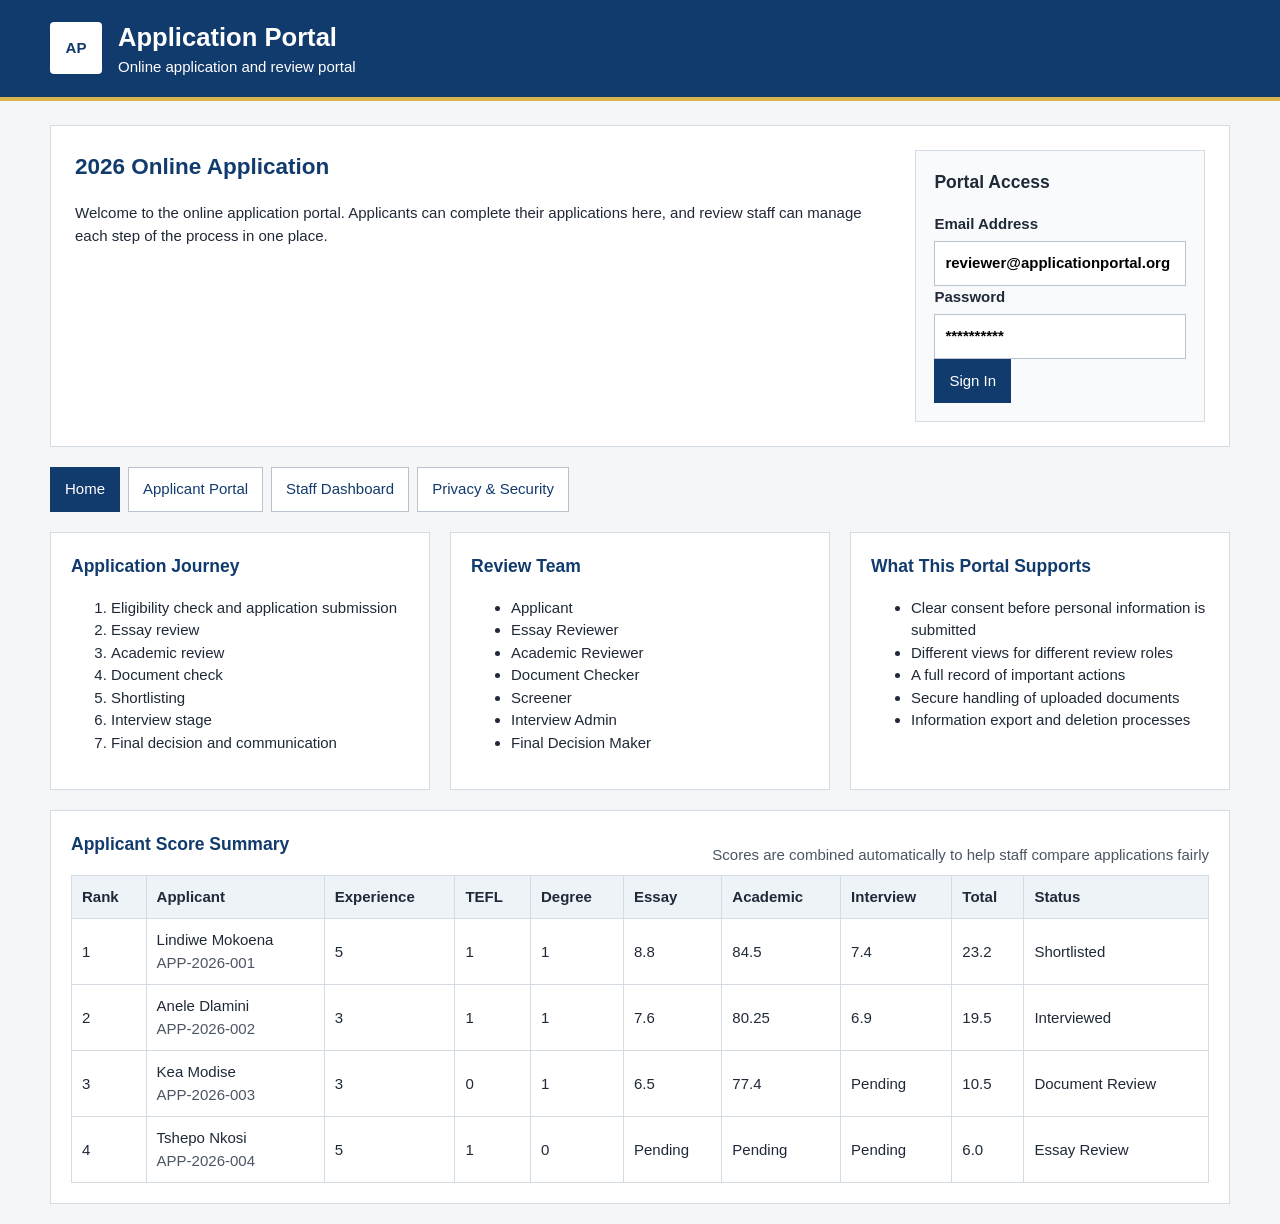
<file: index.html>
<!DOCTYPE html>
<html lang="en">
<head>
  <meta charset="UTF-8">
  <meta name="viewport" content="width=device-width, initial-scale=1.0">
  <title>Application Portal</title>
  <link rel="stylesheet" href="styles.css">
</head>
<body>
  <header class="site-header">
    <div class="container">
      <div class="brand-block">
        <div class="brand-mark">AP</div>
        <div>
          <h1>Application Portal</h1>
          <p>Online application and review portal</p>
        </div>
      </div>
    </div>
  </header>

  <main class="container">
    <section class="hero-panel">
      <div class="hero-copy">
        <h2>2026 Online Application</h2>
        <p>
          Welcome to the online application portal. Applicants can complete their applications here,
          and review staff can manage each step of the process in one place.
        </p>
      </div>
      <div class="hero-login">
        <h3>Portal Access</h3>
        <label>Email Address
          <input type="text" value="reviewer@applicationportal.org" readonly>
        </label>
        <label>Password
          <input type="text" value="**********" readonly>
        </label>
        <button type="button">Sign In</button>
      </div>
    </section>

    <nav class="portal-tabs">
      <button class="tab-button active" data-tab="overview">Home</button>
      <button class="tab-button" data-tab="applicant">Applicant Portal</button>
      <button class="tab-button" data-tab="staff">Staff Dashboard</button>
      <button class="tab-button" data-tab="compliance">Privacy & Security</button>
    </nav>

    <section class="tab-panel active" id="overview">
      <div class="info-grid">
        <article class="panel">
          <h3>Application Journey</h3>
          <ol>
            <li>Eligibility check and application submission</li>
            <li>Essay review</li>
            <li>Academic review</li>
            <li>Document check</li>
            <li>Shortlisting</li>
            <li>Interview stage</li>
            <li>Final decision and communication</li>
          </ol>
        </article>
        <article class="panel">
          <h3>Review Team</h3>
          <ul>
            <li>Applicant</li>
            <li>Essay Reviewer</li>
            <li>Academic Reviewer</li>
            <li>Document Checker</li>
            <li>Screener</li>
            <li>Interview Admin</li>
            <li>Final Decision Maker</li>
          </ul>
        </article>
        <article class="panel">
          <h3>What This Portal Supports</h3>
          <ul>
            <li>Clear consent before personal information is submitted</li>
            <li>Different views for different review roles</li>
            <li>A full record of important actions</li>
            <li>Secure handling of uploaded documents</li>
            <li>Information export and deletion processes</li>
          </ul>
        </article>
      </div>

      <article class="panel">
        <div class="panel-header">
          <h3>Applicant Score Summary</h3>
          <p>Scores are combined automatically to help staff compare applications fairly</p>
        </div>
        <div class="table-wrap">
          <table id="scorecard-table">
            <thead>
              <tr>
                <th>Rank</th>
                <th>Applicant</th>
                <th>Experience</th>
                <th>TEFL</th>
                <th>Degree</th>
                <th>Essay</th>
                <th>Academic</th>
                <th>Interview</th>
                <th>Total</th>
                <th>Status</th>
              </tr>
            </thead>
            <tbody></tbody>
          </table>
        </div>
      </article>
    </section>

    <section class="tab-panel" id="applicant">
      <div class="split-layout">
        <article class="panel">
          <h3>Before You Apply</h3>
          <form id="eligibility-form" class="form-stack">
            <label>Are you legally eligible to take part in the programme?
              <select name="legalEligibility">
                <option value="yes">Yes</option>
                <option value="no">No</option>
              </select>
            </label>
            <label>Do you meet the minimum qualification requirement?
              <select name="qualificationEligibility">
                <option value="yes">Yes</option>
                <option value="no">No</option>
              </select>
            </label>
            <label>Are you able to provide all required documents?
              <select name="documentEligibility">
                <option value="yes">Yes</option>
                <option value="no">No</option>
              </select>
            </label>
            <button type="submit">Continue</button>
          </form>
          <div id="eligibility-result" class="status-box">
            If you answer No to any of these questions, you will not be able to continue with the application. A reference number is still kept for reporting purposes.
          </div>
        </article>

        <article class="panel">
          <h3>Your Consent and Documents</h3>
          <div class="consent-list">
            <label><input type="checkbox" checked> I agree to the collection and use of my personal information for this application process.</label>
            <label><input type="checkbox" checked> I understand that my information will only be viewed by authorized staff involved in the review process.</label>
          </div>
          <table class="simple-table">
            <tbody>
              <tr><td>Transcript</td><td>Required</td></tr>
              <tr><td>TEFL Certificate</td><td>Required</td></tr>
              <tr><td>Passport / ID Card</td><td>Required</td></tr>
              <tr><td>Reference Letter 1</td><td>Required</td></tr>
              <tr><td>Reference Letter 2</td><td>Required</td></tr>
              <tr><td>CV / Resume</td><td>Required</td></tr>
            </tbody>
          </table>
        </article>
      </div>
    </section>

    <section class="tab-panel" id="staff">
      <article class="panel">
        <div class="panel-header">
          <div>
            <h3>Staff Dashboard</h3>
            <p id="role-description"></p>
          </div>
          <label class="inline-label">Current Role
            <select id="role-selector"></select>
          </label>
        </div>
      </article>

      <div class="dashboard-grid">
        <article class="panel">
          <h3>Applications</h3>
          <div id="applicant-queue" class="stack-list"></div>
        </article>
        <article class="panel">
          <h3>Application Details</h3>
          <div id="applicant-detail" class="stack-list"></div>
          <div id="role-actions" class="action-panel"></div>
        </article>
        <article class="panel">
          <h3>Recent Activity</h3>
          <div id="audit-log" class="stack-list"></div>
        </article>
      </div>
    </section>

    <section class="tab-panel" id="compliance">
      <div class="info-grid">
        <article class="panel">
          <h3>Security</h3>
          <ul>
            <li>Secure website access with encrypted connections</li>
            <li>Protected passwords and secure sign-in sessions</li>
            <li>Encrypted storage for uploaded documents</li>
            <li>Time-limited access to downloaded files</li>
          </ul>
        </article>
        <article class="panel">
          <h3>Your Information</h3>
          <ul>
            <li>Requests to download your information</li>
            <li>Removal of personal information after the cycle where appropriate</li>
            <li>Record of the consent you provided</li>
            <li>Notification procedures if a data incident occurs</li>
          </ul>
        </article>
        <article class="panel">
          <h3>Access Rules</h3>
          <ul>
            <li>Staff only see the information they need for their role</li>
            <li>Extra database restrictions are applied where needed</li>
            <li>Important actions are recorded and kept safe from editing</li>
            <li>Each application must move through the correct review order</li>
          </ul>
        </article>
      </div>
    </section>
  </main>

  <script src="app.js"></script>
</body>
</html>
</file>
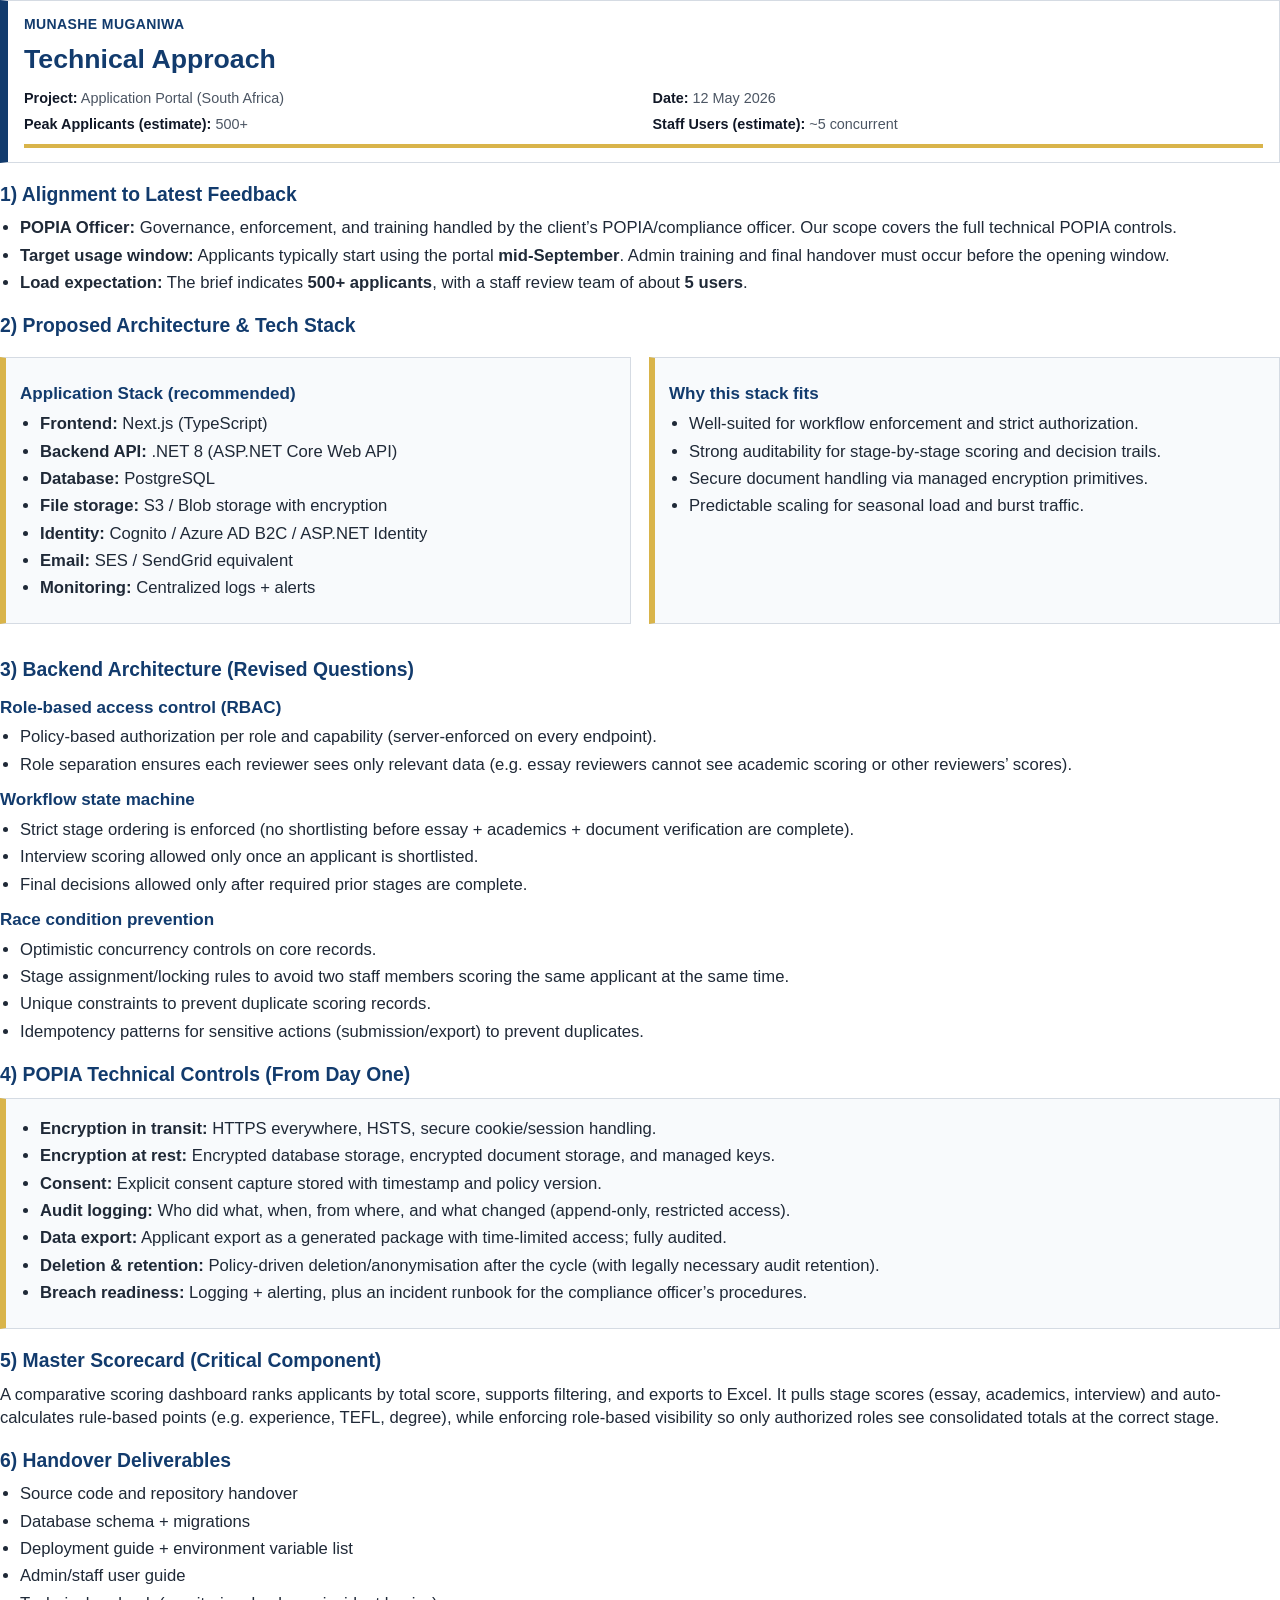
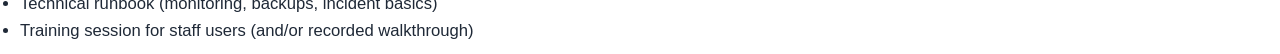
<file: final_docs/_source/01 - Technical Approach - Application Portal.html>
<!DOCTYPE html>
<html lang="en">
  <head>
    <meta charset="UTF-8" />
    <meta name="viewport" content="width=device-width, initial-scale=1.0" />
    <title>01 - Technical Approach - Application Portal</title>
    <link rel="stylesheet" href="template.css" />
  </head>
  <body>
    <section class="header">
      <div class="kicker">Munashe Muganiwa</div>
      <h1>Technical Approach</h1>
      <div class="meta">
        <div><strong>Project:</strong> Application Portal (South Africa)</div>
        <div><strong>Date:</strong> 12 May 2026</div>
        <div><strong>Peak Applicants (estimate):</strong> 500+</div>
        <div><strong>Staff Users (estimate):</strong> ~5 concurrent</div>
      </div>
      <div class="accent"></div>
    </section>

    <h2>1) Alignment to Latest Feedback</h2>
    <ul>
      <li><strong>POPIA Officer:</strong> Governance, enforcement, and training handled by the client’s POPIA/compliance officer. Our scope covers the full technical POPIA controls.</li>
      <li><strong>Target usage window:</strong> Applicants typically start using the portal <strong>mid-September</strong>. Admin training and final handover must occur before the opening window.</li>
      <li><strong>Load expectation:</strong> The brief indicates <strong>500+ applicants</strong>, with a staff review team of about <strong>5 users</strong>.</li>
    </ul>

    <h2>2) Proposed Architecture & Tech Stack</h2>
    <div class="two-col avoid-break">
      <div class="callout">
        <h3>Application Stack (recommended)</h3>
        <ul>
          <li><strong>Frontend:</strong> Next.js (TypeScript)</li>
          <li><strong>Backend API:</strong> .NET 8 (ASP.NET Core Web API)</li>
          <li><strong>Database:</strong> PostgreSQL</li>
          <li><strong>File storage:</strong> S3 / Blob storage with encryption</li>
          <li><strong>Identity:</strong> Cognito / Azure AD B2C / ASP.NET Identity</li>
          <li><strong>Email:</strong> SES / SendGrid equivalent</li>
          <li><strong>Monitoring:</strong> Centralized logs + alerts</li>
        </ul>
      </div>
      <div class="callout">
        <h3>Why this stack fits</h3>
        <ul>
          <li>Well-suited for workflow enforcement and strict authorization.</li>
          <li>Strong auditability for stage-by-stage scoring and decision trails.</li>
          <li>Secure document handling via managed encryption primitives.</li>
          <li>Predictable scaling for seasonal load and burst traffic.</li>
        </ul>
      </div>
    </div>

    <h2>3) Backend Architecture (Revised Questions)</h2>
    <h3>Role-based access control (RBAC)</h3>
    <ul>
      <li>Policy-based authorization per role and capability (server-enforced on every endpoint).</li>
      <li>Role separation ensures each reviewer sees only relevant data (e.g. essay reviewers cannot see academic scoring or other reviewers’ scores).</li>
    </ul>

    <h3>Workflow state machine</h3>
    <ul>
      <li>Strict stage ordering is enforced (no shortlisting before essay + academics + document verification are complete).</li>
      <li>Interview scoring allowed only once an applicant is shortlisted.</li>
      <li>Final decisions allowed only after required prior stages are complete.</li>
    </ul>

    <h3>Race condition prevention</h3>
    <ul>
      <li>Optimistic concurrency controls on core records.</li>
      <li>Stage assignment/locking rules to avoid two staff members scoring the same applicant at the same time.</li>
      <li>Unique constraints to prevent duplicate scoring records.</li>
      <li>Idempotency patterns for sensitive actions (submission/export) to prevent duplicates.</li>
    </ul>

    <h2>4) POPIA Technical Controls (From Day One)</h2>
    <div class="callout">
      <ul>
        <li><strong>Encryption in transit:</strong> HTTPS everywhere, HSTS, secure cookie/session handling.</li>
        <li><strong>Encryption at rest:</strong> Encrypted database storage, encrypted document storage, and managed keys.</li>
        <li><strong>Consent:</strong> Explicit consent capture stored with timestamp and policy version.</li>
        <li><strong>Audit logging:</strong> Who did what, when, from where, and what changed (append-only, restricted access).</li>
        <li><strong>Data export:</strong> Applicant export as a generated package with time-limited access; fully audited.</li>
        <li><strong>Deletion & retention:</strong> Policy-driven deletion/anonymisation after the cycle (with legally necessary audit retention).</li>
        <li><strong>Breach readiness:</strong> Logging + alerting, plus an incident runbook for the compliance officer’s procedures.</li>
      </ul>
    </div>

    <h2>5) Master Scorecard (Critical Component)</h2>
    <p>
      A comparative scoring dashboard ranks applicants by total score, supports filtering, and exports to Excel.
      It pulls stage scores (essay, academics, interview) and auto-calculates rule-based points (e.g. experience, TEFL, degree),
      while enforcing role-based visibility so only authorized roles see consolidated totals at the correct stage.
    </p>

    <h2>6) Handover Deliverables</h2>
    <ul>
      <li>Source code and repository handover</li>
      <li>Database schema + migrations</li>
      <li>Deployment guide + environment variable list</li>
      <li>Admin/staff user guide</li>
      <li>Technical runbook (monitoring, backups, incident basics)</li>
      <li>Training session for staff users (and/or recorded walkthrough)</li>
    </ul>
  </body>
</html>
</file>
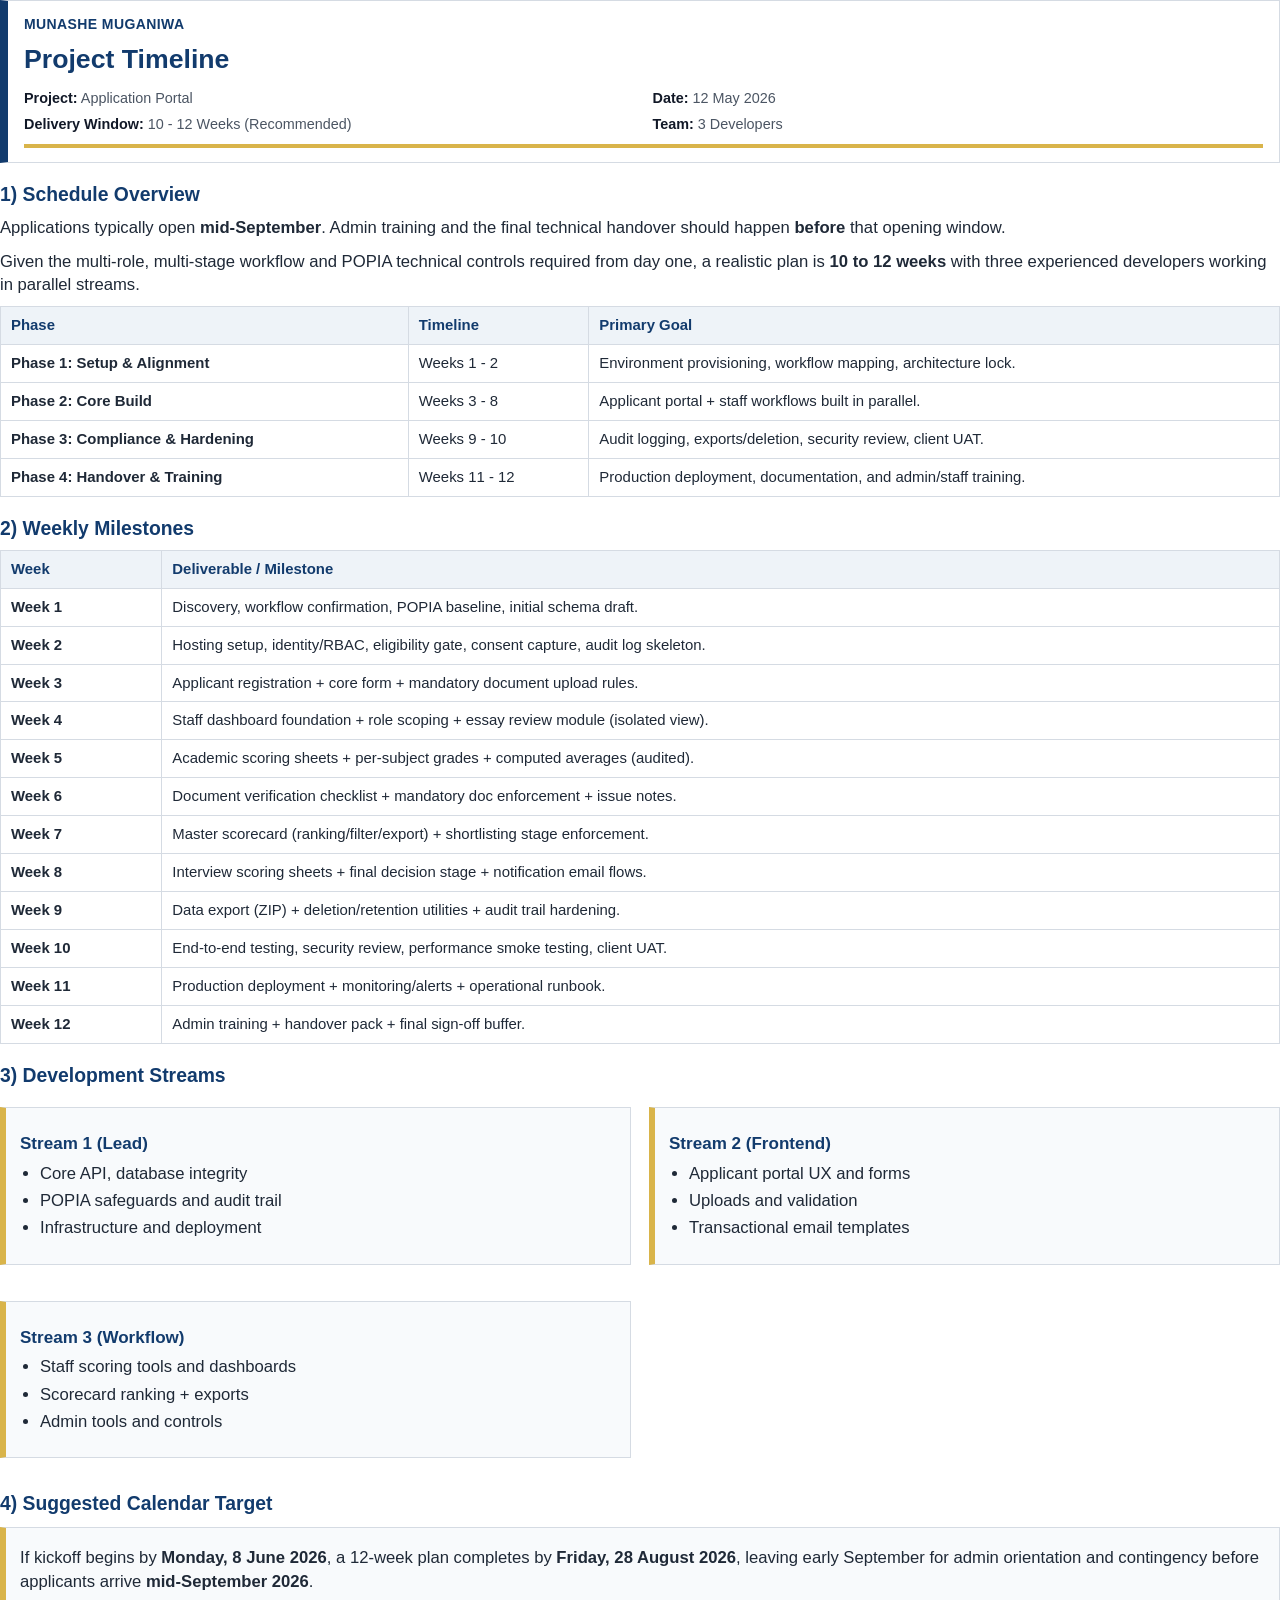
<file: final_docs/_source/02 - Project Timeline - Application Portal.html>
<!DOCTYPE html>
<html lang="en">
  <head>
    <meta charset="UTF-8" />
    <meta name="viewport" content="width=device-width, initial-scale=1.0" />
    <title>02 - Project Timeline - Application Portal</title>
    <link rel="stylesheet" href="template.css" />
  </head>
  <body>
    <section class="header">
      <div class="kicker">Munashe Muganiwa</div>
      <h1>Project Timeline</h1>
      <div class="meta">
        <div><strong>Project:</strong> Application Portal</div>
        <div><strong>Date:</strong> 12 May 2026</div>
        <div><strong>Delivery Window:</strong> 10 - 12 Weeks (Recommended)</div>
        <div><strong>Team:</strong> 3 Developers</div>
      </div>
      <div class="accent"></div>
    </section>

    <h2>1) Schedule Overview</h2>
    <p>
      Applications typically open <strong>mid-September</strong>. Admin training and the final technical handover should happen
      <strong>before</strong> that opening window.
    </p>
    <p>
      Given the multi-role, multi-stage workflow and POPIA technical controls required from day one, a realistic plan is
      <strong>10 to 12 weeks</strong> with three experienced developers working in parallel streams.
    </p>

    <table class="avoid-break">
      <thead>
        <tr>
          <th>Phase</th>
          <th>Timeline</th>
          <th>Primary Goal</th>
        </tr>
      </thead>
      <tbody>
        <tr>
          <td><strong>Phase 1: Setup & Alignment</strong></td>
          <td>Weeks 1 - 2</td>
          <td>Environment provisioning, workflow mapping, architecture lock.</td>
        </tr>
        <tr>
          <td><strong>Phase 2: Core Build</strong></td>
          <td>Weeks 3 - 8</td>
          <td>Applicant portal + staff workflows built in parallel.</td>
        </tr>
        <tr>
          <td><strong>Phase 3: Compliance & Hardening</strong></td>
          <td>Weeks 9 - 10</td>
          <td>Audit logging, exports/deletion, security review, client UAT.</td>
        </tr>
        <tr>
          <td><strong>Phase 4: Handover & Training</strong></td>
          <td>Weeks 11 - 12</td>
          <td>Production deployment, documentation, and admin/staff training.</td>
        </tr>
      </tbody>
    </table>

    <h2>2) Weekly Milestones</h2>
    <table>
      <thead>
        <tr>
          <th>Week</th>
          <th>Deliverable / Milestone</th>
        </tr>
      </thead>
      <tbody>
        <tr><td><strong>Week 1</strong></td><td>Discovery, workflow confirmation, POPIA baseline, initial schema draft.</td></tr>
        <tr><td><strong>Week 2</strong></td><td>Hosting setup, identity/RBAC, eligibility gate, consent capture, audit log skeleton.</td></tr>
        <tr><td><strong>Week 3</strong></td><td>Applicant registration + core form + mandatory document upload rules.</td></tr>
        <tr><td><strong>Week 4</strong></td><td>Staff dashboard foundation + role scoping + essay review module (isolated view).</td></tr>
        <tr><td><strong>Week 5</strong></td><td>Academic scoring sheets + per-subject grades + computed averages (audited).</td></tr>
        <tr><td><strong>Week 6</strong></td><td>Document verification checklist + mandatory doc enforcement + issue notes.</td></tr>
        <tr><td><strong>Week 7</strong></td><td>Master scorecard (ranking/filter/export) + shortlisting stage enforcement.</td></tr>
        <tr><td><strong>Week 8</strong></td><td>Interview scoring sheets + final decision stage + notification email flows.</td></tr>
        <tr><td><strong>Week 9</strong></td><td>Data export (ZIP) + deletion/retention utilities + audit trail hardening.</td></tr>
        <tr><td><strong>Week 10</strong></td><td>End-to-end testing, security review, performance smoke testing, client UAT.</td></tr>
        <tr><td><strong>Week 11</strong></td><td>Production deployment + monitoring/alerts + operational runbook.</td></tr>
        <tr><td><strong>Week 12</strong></td><td>Admin training + handover pack + final sign-off buffer.</td></tr>
      </tbody>
    </table>

    <h2>3) Development Streams</h2>
    <div class="two-col avoid-break">
      <div class="callout">
        <h3>Stream 1 (Lead)</h3>
        <ul>
          <li>Core API, database integrity</li>
          <li>POPIA safeguards and audit trail</li>
          <li>Infrastructure and deployment</li>
        </ul>
      </div>
      <div class="callout">
        <h3>Stream 2 (Frontend)</h3>
        <ul>
          <li>Applicant portal UX and forms</li>
          <li>Uploads and validation</li>
          <li>Transactional email templates</li>
        </ul>
      </div>
      <div class="callout">
        <h3>Stream 3 (Workflow)</h3>
        <ul>
          <li>Staff scoring tools and dashboards</li>
          <li>Scorecard ranking + exports</li>
          <li>Admin tools and controls</li>
        </ul>
      </div>
    </div>

    <h2>4) Suggested Calendar Target</h2>
    <div class="callout">
      <p>
        If kickoff begins by <strong>Monday, 8 June 2026</strong>, a 12-week plan completes by <strong>Friday, 28 August 2026</strong>,
        leaving early September for admin orientation and contingency before applicants arrive <strong>mid-September 2026</strong>.
      </p>
    </div>
  </body>
</html>
</file>
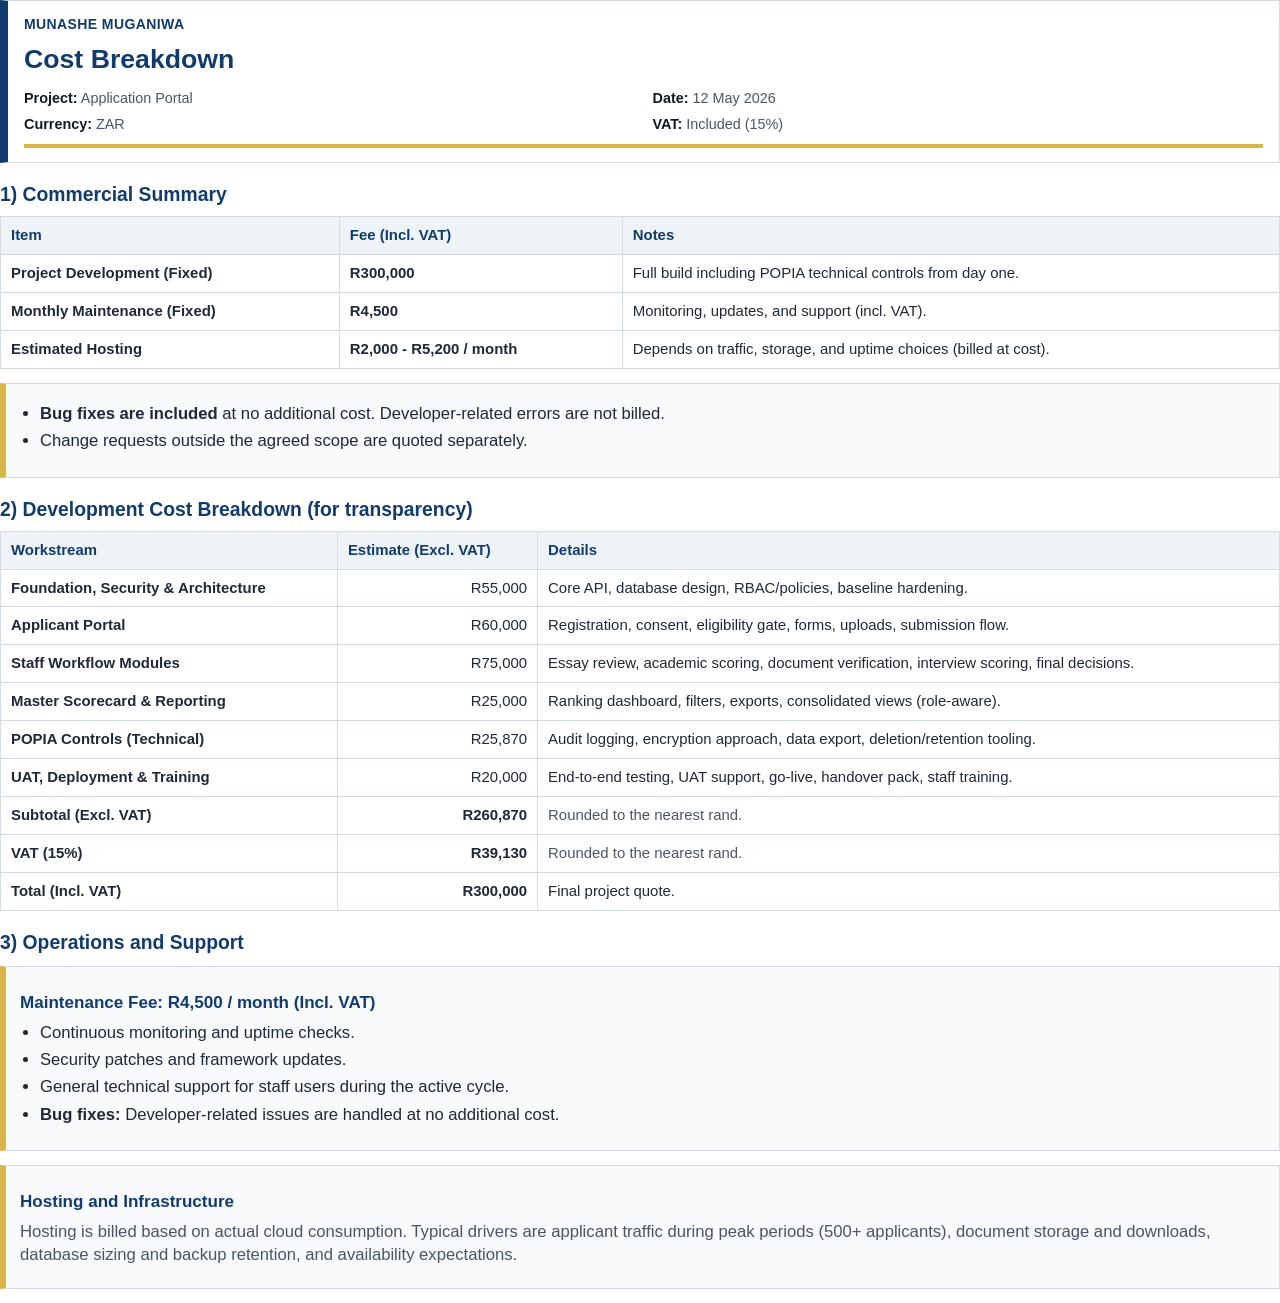
<file: final_docs/_source/03 - Cost Breakdown - Application Portal.html>
<!DOCTYPE html>
<html lang="en">
  <head>
    <meta charset="UTF-8" />
    <meta name="viewport" content="width=device-width, initial-scale=1.0" />
    <title>03 - Cost Breakdown - Application Portal</title>
    <link rel="stylesheet" href="template.css" />
  </head>
  <body>
    <section class="header">
      <div class="kicker">Munashe Muganiwa</div>
      <h1>Cost Breakdown</h1>
      <div class="meta">
        <div><strong>Project:</strong> Application Portal</div>
        <div><strong>Date:</strong> 12 May 2026</div>
        <div><strong>Currency:</strong> ZAR</div>
        <div><strong>VAT:</strong> Included (15%)</div>
      </div>
      <div class="accent"></div>
    </section>

    <h2>1) Commercial Summary</h2>
    <table class="avoid-break">
      <thead>
        <tr>
          <th>Item</th>
          <th>Fee (Incl. VAT)</th>
          <th>Notes</th>
        </tr>
      </thead>
      <tbody>
        <tr>
          <td><strong>Project Development (Fixed)</strong></td>
          <td><strong>R300,000</strong></td>
          <td>Full build including POPIA technical controls from day one.</td>
        </tr>
        <tr>
          <td><strong>Monthly Maintenance (Fixed)</strong></td>
          <td><strong>R4,500</strong></td>
          <td>Monitoring, updates, and support (incl. VAT).</td>
        </tr>
        <tr>
          <td><strong>Estimated Hosting</strong></td>
          <td><strong>R2,000 - R5,200 / month</strong></td>
          <td>Depends on traffic, storage, and uptime choices (billed at cost).</td>
        </tr>
      </tbody>
    </table>

    <div class="callout">
      <ul>
        <li><strong>Bug fixes are included</strong> at no additional cost. Developer-related errors are not billed.</li>
        <li>Change requests outside the agreed scope are quoted separately.</li>
      </ul>
    </div>

    <h2>2) Development Cost Breakdown (for transparency)</h2>
    <table>
      <thead>
        <tr>
          <th>Workstream</th>
          <th>Estimate (Excl. VAT)</th>
          <th>Details</th>
        </tr>
      </thead>
      <tbody>
        <tr>
          <td><strong>Foundation, Security & Architecture</strong></td>
          <td style="text-align:right;">R55,000</td>
          <td>Core API, database design, RBAC/policies, baseline hardening.</td>
        </tr>
        <tr>
          <td><strong>Applicant Portal</strong></td>
          <td style="text-align:right;">R60,000</td>
          <td>Registration, consent, eligibility gate, forms, uploads, submission flow.</td>
        </tr>
        <tr>
          <td><strong>Staff Workflow Modules</strong></td>
          <td style="text-align:right;">R75,000</td>
          <td>Essay review, academic scoring, document verification, interview scoring, final decisions.</td>
        </tr>
        <tr>
          <td><strong>Master Scorecard & Reporting</strong></td>
          <td style="text-align:right;">R25,000</td>
          <td>Ranking dashboard, filters, exports, consolidated views (role-aware).</td>
        </tr>
        <tr>
          <td><strong>POPIA Controls (Technical)</strong></td>
          <td style="text-align:right;">R25,870</td>
          <td>Audit logging, encryption approach, data export, deletion/retention tooling.</td>
        </tr>
        <tr>
          <td><strong>UAT, Deployment & Training</strong></td>
          <td style="text-align:right;">R20,000</td>
          <td>End-to-end testing, UAT support, go-live, handover pack, staff training.</td>
        </tr>
        <tr>
          <td><strong>Subtotal (Excl. VAT)</strong></td>
          <td style="text-align:right;"><strong>R260,870</strong></td>
          <td class="muted">Rounded to the nearest rand.</td>
        </tr>
        <tr>
          <td><strong>VAT (15%)</strong></td>
          <td style="text-align:right;"><strong>R39,130</strong></td>
          <td class="muted">Rounded to the nearest rand.</td>
        </tr>
        <tr>
          <td><strong>Total (Incl. VAT)</strong></td>
          <td style="text-align:right;"><strong>R300,000</strong></td>
          <td>Final project quote.</td>
        </tr>
      </tbody>
    </table>

    <h2>3) Operations and Support</h2>
    <div class="callout avoid-break">
      <h3>Maintenance Fee: R4,500 / month (Incl. VAT)</h3>
      <ul>
        <li>Continuous monitoring and uptime checks.</li>
        <li>Security patches and framework updates.</li>
        <li>General technical support for staff users during the active cycle.</li>
        <li><strong>Bug fixes:</strong> Developer-related issues are handled at no additional cost.</li>
      </ul>
    </div>

    <div class="callout">
      <h3>Hosting and Infrastructure</h3>
      <p class="muted">
        Hosting is billed based on actual cloud consumption. Typical drivers are applicant traffic during peak periods (500+ applicants),
        document storage and downloads, database sizing and backup retention, and availability expectations.
      </p>
    </div>
  </body>
</html>
</file>
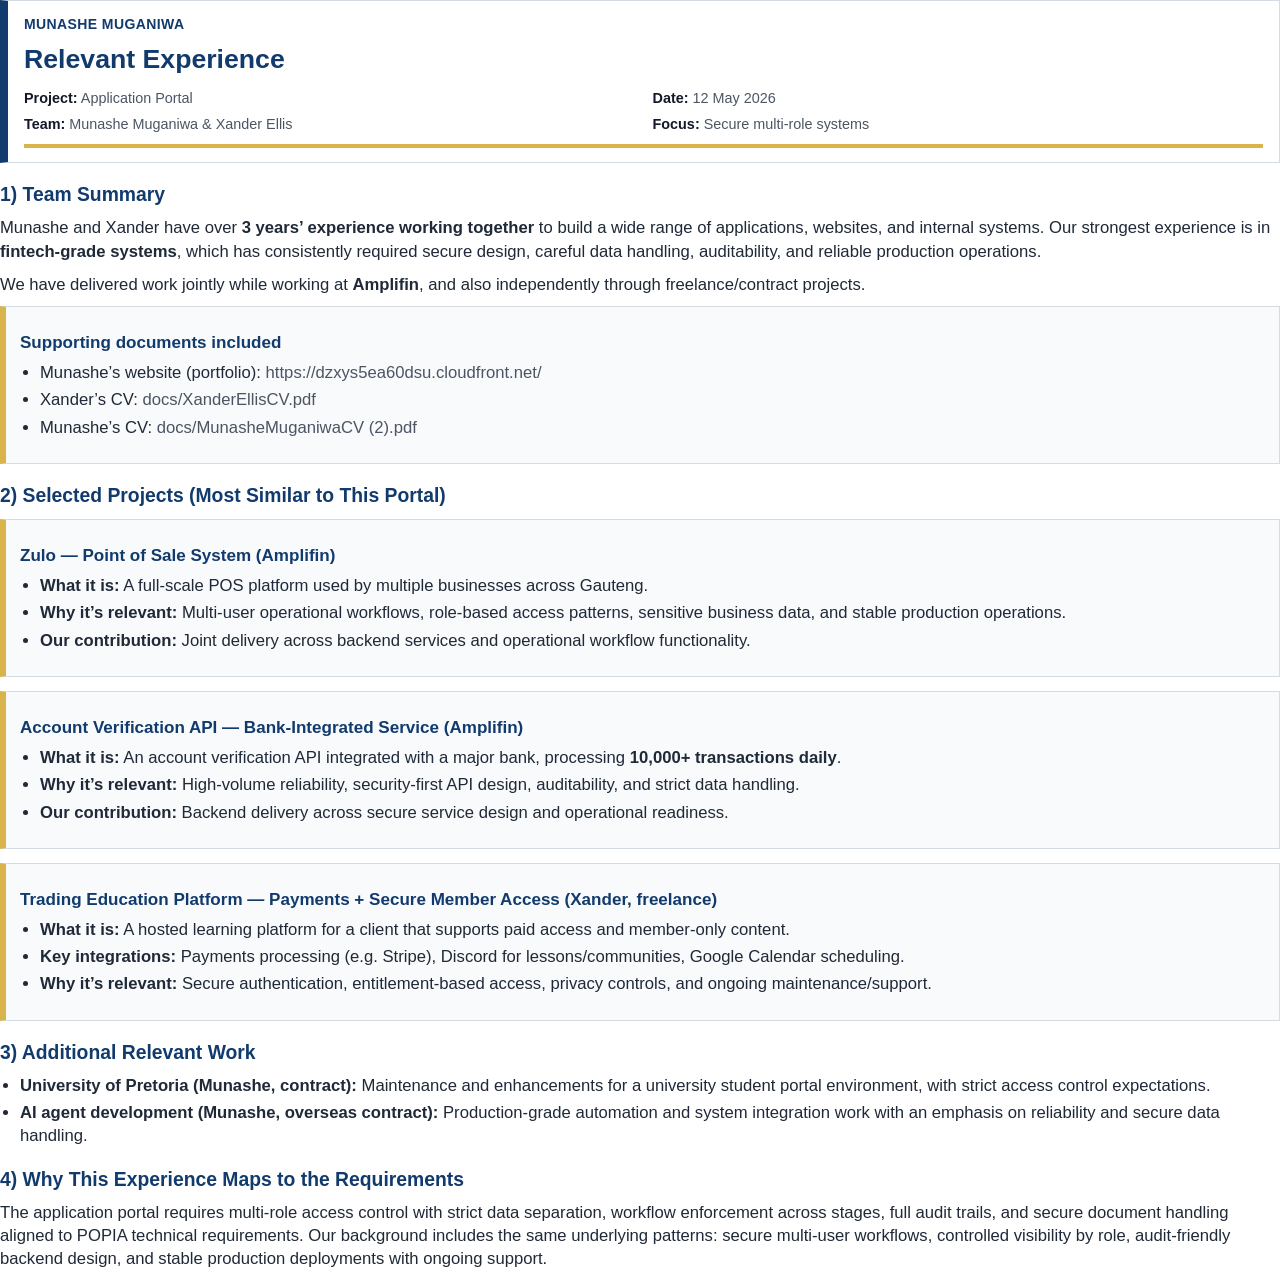
<file: final_docs/_source/04 - Relevant Experience - Application Portal.html>
<!DOCTYPE html>
<html lang="en">
  <head>
    <meta charset="UTF-8" />
    <meta name="viewport" content="width=device-width, initial-scale=1.0" />
    <title>04 - Relevant Experience - Application Portal</title>
    <link rel="stylesheet" href="template.css" />
  </head>
  <body>
    <section class="header">
      <div class="kicker">Munashe Muganiwa</div>
      <h1>Relevant Experience</h1>
      <div class="meta">
        <div><strong>Project:</strong> Application Portal</div>
        <div><strong>Date:</strong> 12 May 2026</div>
        <div><strong>Team:</strong> Munashe Muganiwa &amp; Xander Ellis</div>
        <div><strong>Focus:</strong> Secure multi-role systems</div>
      </div>
      <div class="accent"></div>
    </section>

    <h2>1) Team Summary</h2>
    <p>
      Munashe and Xander have over <strong>3 years’ experience working together</strong> to build a wide range of applications, websites,
      and internal systems. Our strongest experience is in <strong>fintech-grade systems</strong>, which has consistently required secure design,
      careful data handling, auditability, and reliable production operations.
    </p>
    <p>
      We have delivered work jointly while working at <strong>Amplifin</strong>, and also independently through freelance/contract projects.
    </p>

    <div class="callout avoid-break">
      <h3>Supporting documents included</h3>
      <ul>
        <li>Munashe’s website (portfolio): <span class="muted">https://dzxys5ea60dsu.cloudfront.net/</span></li>
        <li>Xander’s CV: <span class="muted">docs/XanderEllisCV.pdf</span></li>
        <li>Munashe’s CV: <span class="muted">docs/MunasheMuganiwaCV (2).pdf</span></li>
      </ul>
    </div>

    <h2>2) Selected Projects (Most Similar to This Portal)</h2>

    <div class="callout avoid-break">
      <h3>Zulo — Point of Sale System (Amplifin)</h3>
      <ul>
        <li><strong>What it is:</strong> A full-scale POS platform used by multiple businesses across Gauteng.</li>
        <li><strong>Why it’s relevant:</strong> Multi-user operational workflows, role-based access patterns, sensitive business data, and stable production operations.</li>
        <li><strong>Our contribution:</strong> Joint delivery across backend services and operational workflow functionality.</li>
      </ul>
    </div>

    <div class="callout avoid-break">
      <h3>Account Verification API — Bank-Integrated Service (Amplifin)</h3>
      <ul>
        <li><strong>What it is:</strong> An account verification API integrated with a major bank, processing <strong>10,000+ transactions daily</strong>.</li>
        <li><strong>Why it’s relevant:</strong> High-volume reliability, security-first API design, auditability, and strict data handling.</li>
        <li><strong>Our contribution:</strong> Backend delivery across secure service design and operational readiness.</li>
      </ul>
    </div>

    <div class="callout avoid-break">
      <h3>Trading Education Platform — Payments + Secure Member Access (Xander, freelance)</h3>
      <ul>
        <li><strong>What it is:</strong> A hosted learning platform for a client that supports paid access and member-only content.</li>
        <li><strong>Key integrations:</strong> Payments processing (e.g. Stripe), Discord for lessons/communities, Google Calendar scheduling.</li>
        <li><strong>Why it’s relevant:</strong> Secure authentication, entitlement-based access, privacy controls, and ongoing maintenance/support.</li>
      </ul>
    </div>

    <h2>3) Additional Relevant Work</h2>
    <ul>
      <li><strong>University of Pretoria (Munashe, contract):</strong> Maintenance and enhancements for a university student portal environment, with strict access control expectations.</li>
      <li><strong>AI agent development (Munashe, overseas contract):</strong> Production-grade automation and system integration work with an emphasis on reliability and secure data handling.</li>
    </ul>

    <h2>4) Why This Experience Maps to the Requirements</h2>
    <p>
      The application portal requires multi-role access control with strict data separation, workflow enforcement across stages, full audit trails,
      and secure document handling aligned to POPIA technical requirements. Our background includes the same underlying patterns: secure multi-user workflows,
      controlled visibility by role, audit-friendly backend design, and stable production deployments with ongoing support.
    </p>
  </body>
</html>
</file>
<file: styles.css>
body {
  margin: 0;
  font-family: "Segoe UI", Tahoma, Arial, sans-serif;
  font-size: 15px;
  line-height: 1.5;
  color: #1f2937;
  background: #f4f6f8;
}

.container {
  max-width: 1180px;
  margin: 0 auto;
  padding: 0 20px;
}

.site-header {
  background: #123b6d;
  color: #ffffff;
  border-bottom: 4px solid #d9b44a;
}

.brand-block {
  display: flex;
  align-items: center;
  gap: 16px;
  padding: 18px 0;
}

.brand-mark {
  width: 52px;
  height: 52px;
  display: flex;
  align-items: center;
  justify-content: center;
  background: #ffffff;
  color: #123b6d;
  font-weight: 700;
  border-radius: 4px;
}

.site-header h1,
.site-header p {
  margin: 0;
}

.site-header h1 {
  font-size: 1.6rem;
}

.hero-panel,
.info-grid,
.split-layout,
.dashboard-grid,
.panel-header {
  display: flex;
  gap: 20px;
}

.hero-panel {
  justify-content: space-between;
  align-items: flex-start;
  background: #ffffff;
  border: 1px solid #d5dbe3;
  margin: 24px 0 20px;
  padding: 24px;
}

.hero-panel h2 {
  margin-top: 0;
  color: #123b6d;
}

.hero-login {
  width: 320px;
  background: #f8fafc;
  border: 1px solid #d5dbe3;
  padding: 18px;
}

.hero-login h3 {
  margin-top: 0;
}

.portal-tabs {
  display: flex;
  flex-wrap: wrap;
  gap: 8px;
  margin-bottom: 20px;
}

.tab-button,
button,
select,
input {
  font: inherit;
}

.tab-button,
button {
  border: 1px solid #b8c3cf;
  background: #ffffff;
  color: #123b6d;
  padding: 10px 14px;
  cursor: pointer;
}

.tab-button.active,
button {
  background: #123b6d;
  color: #ffffff;
  border-color: #123b6d;
}

.tab-panel {
  display: none;
}

.tab-panel.active {
  display: block;
}

.info-grid {
  flex-wrap: wrap;
}

.panel {
  flex: 1 1 280px;
  background: #ffffff;
  border: 1px solid #d5dbe3;
  padding: 20px;
  margin-bottom: 20px;
}

.panel h3 {
  margin-top: 0;
  color: #123b6d;
}

.panel-header {
  justify-content: space-between;
  align-items: center;
}

.panel-header p {
  margin: 4px 0 0;
  color: #4b5563;
}

.table-wrap {
  overflow-x: auto;
}

table {
  width: 100%;
  border-collapse: collapse;
}

th,
td {
  border: 1px solid #d5dbe3;
  padding: 10px;
  text-align: left;
}

th {
  background: #eef3f8;
}

.form-stack {
  display: grid;
  gap: 14px;
}

label {
  display: block;
  font-weight: 600;
}

input,
select {
  width: 100%;
  box-sizing: border-box;
  margin-top: 6px;
  padding: 10px;
  border: 1px solid #b8c3cf;
  background: #ffffff;
}

.status-box {
  margin-top: 16px;
  padding: 14px;
  background: #f8fafc;
  border: 1px solid #d5dbe3;
}

.status-box.success {
  background: #edf7ef;
  border-color: #9cc8a4;
  color: #1e5d2b;
}

.status-box.error {
  background: #fdf0f0;
  border-color: #d9a5a5;
  color: #8a1f1f;
}

.consent-list {
  display: grid;
  gap: 10px;
  margin-bottom: 16px;
}

.simple-table td:last-child {
  width: 140px;
}

.inline-label {
  min-width: 220px;
}

.stack-list {
  display: grid;
  gap: 10px;
}

.action-panel {
  margin-top: 14px;
  border: 1px solid #d5dbe3;
  background: #ffffff;
  padding: 14px;
}

.action-panel h4 {
  margin: 0 0 10px;
  color: #123b6d;
}

.action-panel .row {
  display: grid;
  grid-template-columns: 1fr 1fr;
  gap: 12px;
  margin-bottom: 12px;
}

.action-panel .row.single {
  grid-template-columns: 1fr;
}

.action-panel button {
  margin-top: 8px;
}

.pill {
  display: inline-block;
  padding: 2px 8px;
  border-radius: 999px;
  font-size: 12px;
  border: 1px solid #d5dbe3;
  background: #f8fafc;
  color: #1f2937;
}

.pill.good {
  border-color: #9cc8a4;
  background: #edf7ef;
  color: #1e5d2b;
}

.pill.warn {
  border-color: #d9b44a;
  background: #fff7e2;
  color: #6b4a00;
}

.pill.bad {
  border-color: #d9a5a5;
  background: #fdf0f0;
  color: #8a1f1f;
}

.list-item {
  border: 1px solid #d5dbe3;
  background: #f8fafc;
  padding: 12px;
}

.list-item.active {
  border-color: #123b6d;
  background: #edf3fb;
}

.queue-button {
  width: 100%;
  text-align: left;
}

.muted {
  color: #4b5563;
}

@media (max-width: 900px) {
  .hero-panel,
  .split-layout,
  .dashboard-grid,
  .panel-header {
    flex-direction: column;
  }

  .hero-login {
    width: auto;
  }
}
</file>
<file: final_docs/_source/template.css>
@page {
  size: A4;
  margin: 18mm 16mm;
}

* {
  box-sizing: border-box;
}

html,
body {
  padding: 0;
  margin: 0;
  font-family: "Segoe UI", Tahoma, Arial, sans-serif;
  font-size: 12.5pt;
  line-height: 1.4;
  color: #1f2937;
}

.header {
  border: 1px solid #d5dbe3;
  border-left: 8px solid #123b6d;
  padding: 14px 16px;
  margin-bottom: 14px;
}

.header .kicker {
  color: #123b6d;
  font-weight: 700;
  letter-spacing: 0.4px;
  text-transform: uppercase;
  font-size: 10.5pt;
}

.header h1 {
  margin: 6px 0 0;
  font-size: 20pt;
  color: #123b6d;
}

.meta {
  margin-top: 10px;
  display: grid;
  grid-template-columns: 1fr 1fr;
  gap: 6px 18px;
  font-size: 10.8pt;
  color: #4b5563;
}

.meta strong {
  color: #111827;
}

.accent {
  height: 4px;
  background: #d9b44a;
  margin: 10px 0 0;
}

h2 {
  font-size: 14.5pt;
  margin: 18px 0 8px;
  color: #123b6d;
  page-break-after: avoid;
}

h3 {
  font-size: 12.8pt;
  margin: 12px 0 6px;
  color: #123b6d;
  page-break-after: avoid;
}

p {
  margin: 6px 0 10px;
}

ul,
ol {
  margin: 6px 0 12px 20px;
  padding: 0;
}

li {
  margin: 4px 0;
}

.callout {
  border: 1px solid #d5dbe3;
  background: #f8fafc;
  border-left: 6px solid #d9b44a;
  padding: 12px 14px;
  margin: 10px 0 14px;
}

table {
  width: 100%;
  border-collapse: collapse;
  margin: 8px 0 14px;
  font-size: 11.2pt;
}

th,
td {
  border: 1px solid #d5dbe3;
  padding: 8px 10px;
  vertical-align: top;
}

th {
  background: #eef3f8;
  color: #123b6d;
  text-align: left;
}

.muted {
  color: #4b5563;
}

.two-col {
  display: grid;
  grid-template-columns: 1fr 1fr;
  gap: 12px 18px;
}

.avoid-break {
  page-break-inside: avoid;
}
</file>
